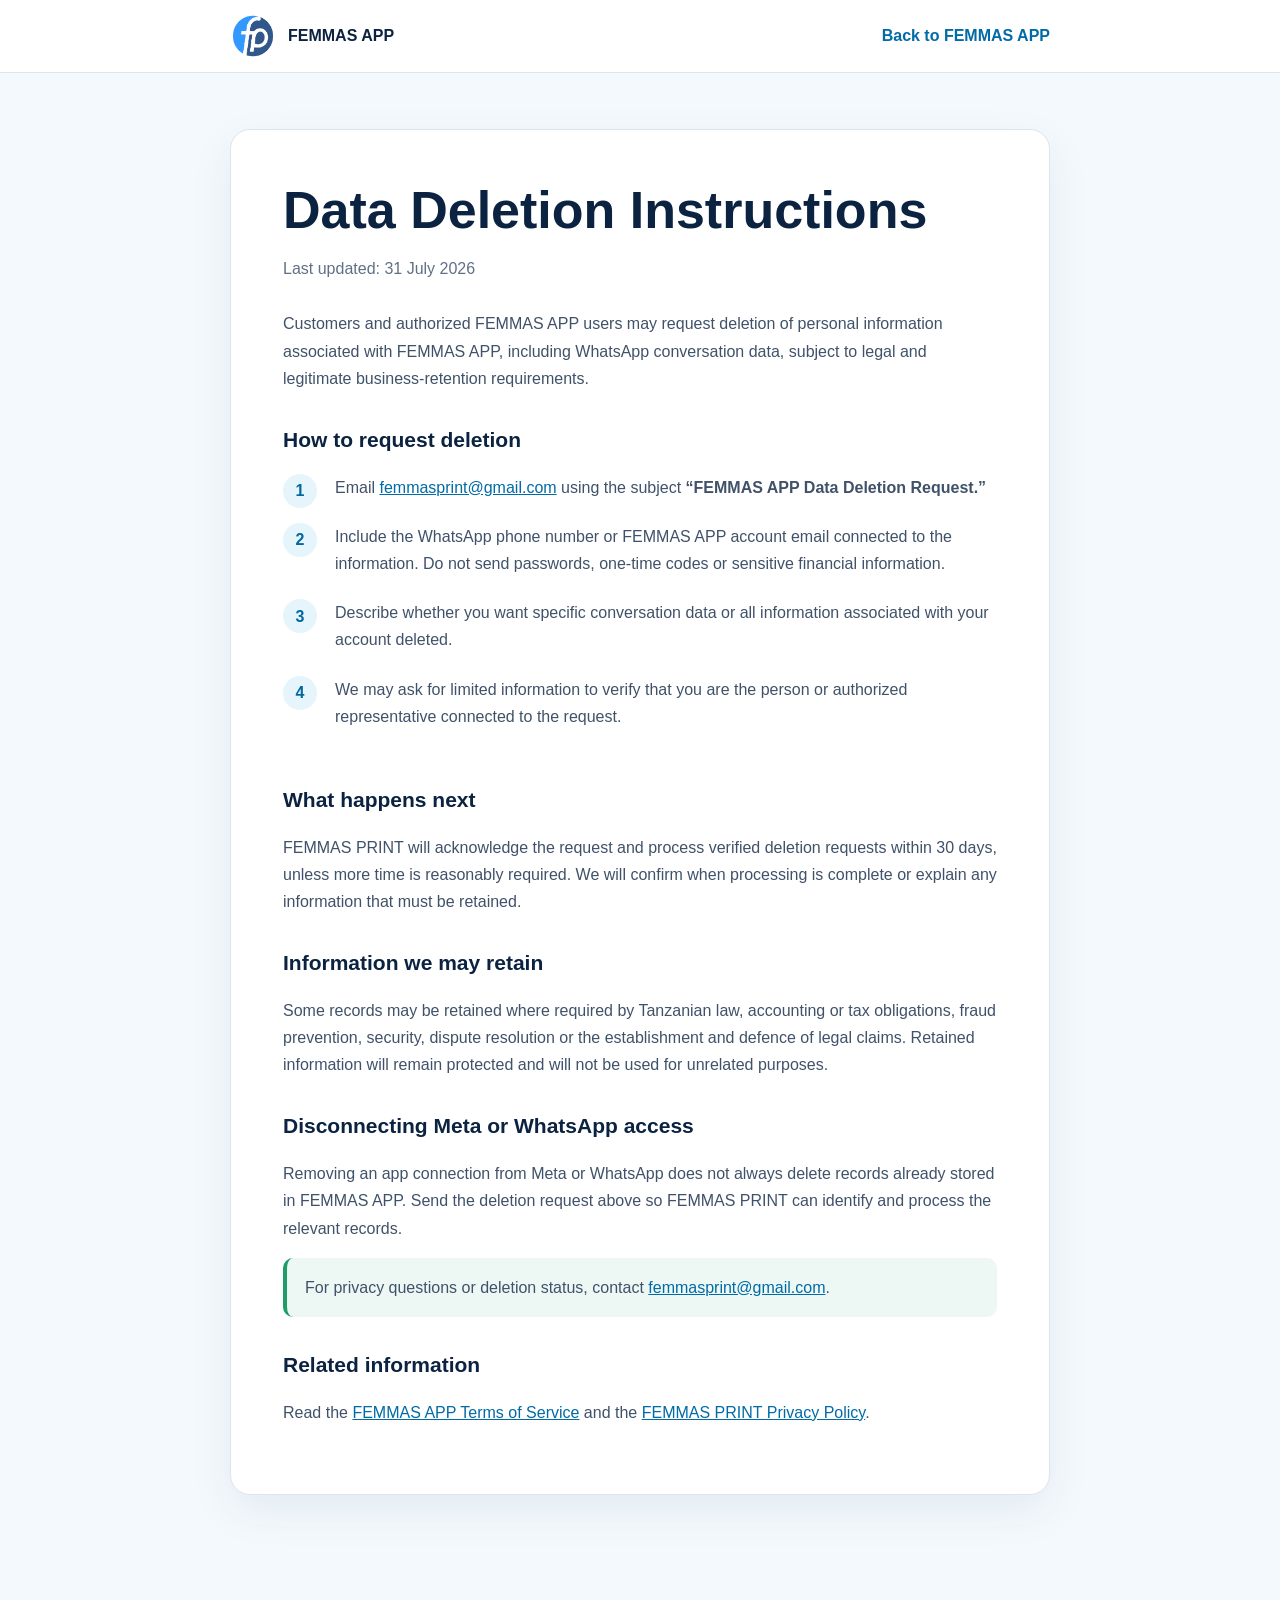
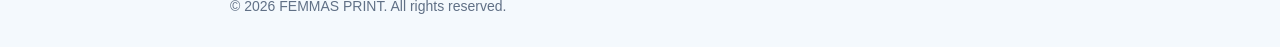
<file: data-deletion.html>
<!doctype html>
<html lang="en">
<head>
  <meta charset="utf-8">
  <meta name="viewport" content="width=device-width, initial-scale=1">
  <meta name="description" content="Instructions for requesting deletion of data associated with FEMMAS APP.">
  <title>Data Deletion Instructions | FEMMAS APP</title>
  <style>
    :root{--navy:#0b2341;--blue:#008ece;--green:#1f9d68;--ink:#17263a;--muted:#607086;--line:#dce5ef;--pale:#f4f9fd}*{box-sizing:border-box}body{margin:0;font:16px/1.7 Arial,sans-serif;color:var(--ink);background:var(--pale)}a{color:#006ba6}.wrap{width:min(820px,calc(100% - 32px));margin:auto}header{background:#fff;border-bottom:1px solid var(--line)}.nav{min-height:72px;display:flex;align-items:center;justify-content:space-between;gap:20px}.brand{display:flex;align-items:center;gap:12px;color:var(--navy);font-weight:800;text-decoration:none}.brand img{width:46px;height:46px;object-fit:contain}.back{font-weight:700;text-decoration:none}main{padding:56px 0 72px}.paper{background:#fff;border:1px solid var(--line);border-radius:20px;padding:clamp(24px,5vw,52px);box-shadow:0 16px 45px rgba(20,52,84,.07)}h1{font-size:clamp(34px,6vw,52px);line-height:1.1;color:var(--navy);margin:0 0 8px}h2{font-size:21px;color:var(--navy);margin:30px 0 8px}p,li{color:#405269}.date{color:var(--muted);margin-bottom:28px}.steps{counter-reset:step;list-style:none;padding:0}.steps li{position:relative;padding:0 0 22px 52px}.steps li:before{counter-increment:step;content:counter(step);position:absolute;left:0;top:0;width:34px;height:34px;border-radius:50%;display:grid;place-items:center;background:#e5f5fb;color:#00679f;font-weight:800}.notice{padding:16px 18px;background:#edf8f4;border-left:4px solid var(--green);border-radius:10px}footer{padding:28px 0;color:var(--muted);font-size:14px}
  </style>
</head>
<body>
  <header><div class="wrap nav"><a class="brand" href="./femmas-app"><img src="./femmas-logo-03-mqrt99vq.png" alt="FEMMAS PRINT logo"><span>FEMMAS APP</span></a><a class="back" href="./femmas-app">Back to FEMMAS APP</a></div></header>
  <main><div class="wrap"><article class="paper">
    <h1>Data Deletion Instructions</h1><p class="date">Last updated: 31 July 2026</p>
    <p>Customers and authorized FEMMAS APP users may request deletion of personal information associated with FEMMAS APP, including WhatsApp conversation data, subject to legal and legitimate business-retention requirements.</p>
    <h2>How to request deletion</h2>
    <ol class="steps">
      <li>Email <a href="mailto:femmasprint@gmail.com?subject=FEMMAS%20APP%20Data%20Deletion%20Request">femmasprint@gmail.com</a> using the subject <strong>“FEMMAS APP Data Deletion Request.”</strong></li>
      <li>Include the WhatsApp phone number or FEMMAS APP account email connected to the information. Do not send passwords, one-time codes or sensitive financial information.</li>
      <li>Describe whether you want specific conversation data or all information associated with your account deleted.</li>
      <li>We may ask for limited information to verify that you are the person or authorized representative connected to the request.</li>
    </ol>
    <h2>What happens next</h2><p>FEMMAS PRINT will acknowledge the request and process verified deletion requests within 30 days, unless more time is reasonably required. We will confirm when processing is complete or explain any information that must be retained.</p>
    <h2>Information we may retain</h2><p>Some records may be retained where required by Tanzanian law, accounting or tax obligations, fraud prevention, security, dispute resolution or the establishment and defence of legal claims. Retained information will remain protected and will not be used for unrelated purposes.</p>
    <h2>Disconnecting Meta or WhatsApp access</h2><p>Removing an app connection from Meta or WhatsApp does not always delete records already stored in FEMMAS APP. Send the deletion request above so FEMMAS PRINT can identify and process the relevant records.</p>
    <p class="notice">For privacy questions or deletion status, contact <a href="mailto:femmasprint@gmail.com">femmasprint@gmail.com</a>.</p>
    <h2>Related information</h2><p>Read the <a href="./terms">FEMMAS APP Terms of Service</a> and the <a href="https://www.femmasprint.com/privacy">FEMMAS PRINT Privacy Policy</a>.</p>
  </article></div></main>
  <footer><div class="wrap">© 2026 FEMMAS PRINT. All rights reserved.</div></footer>
</body></html>
</file>
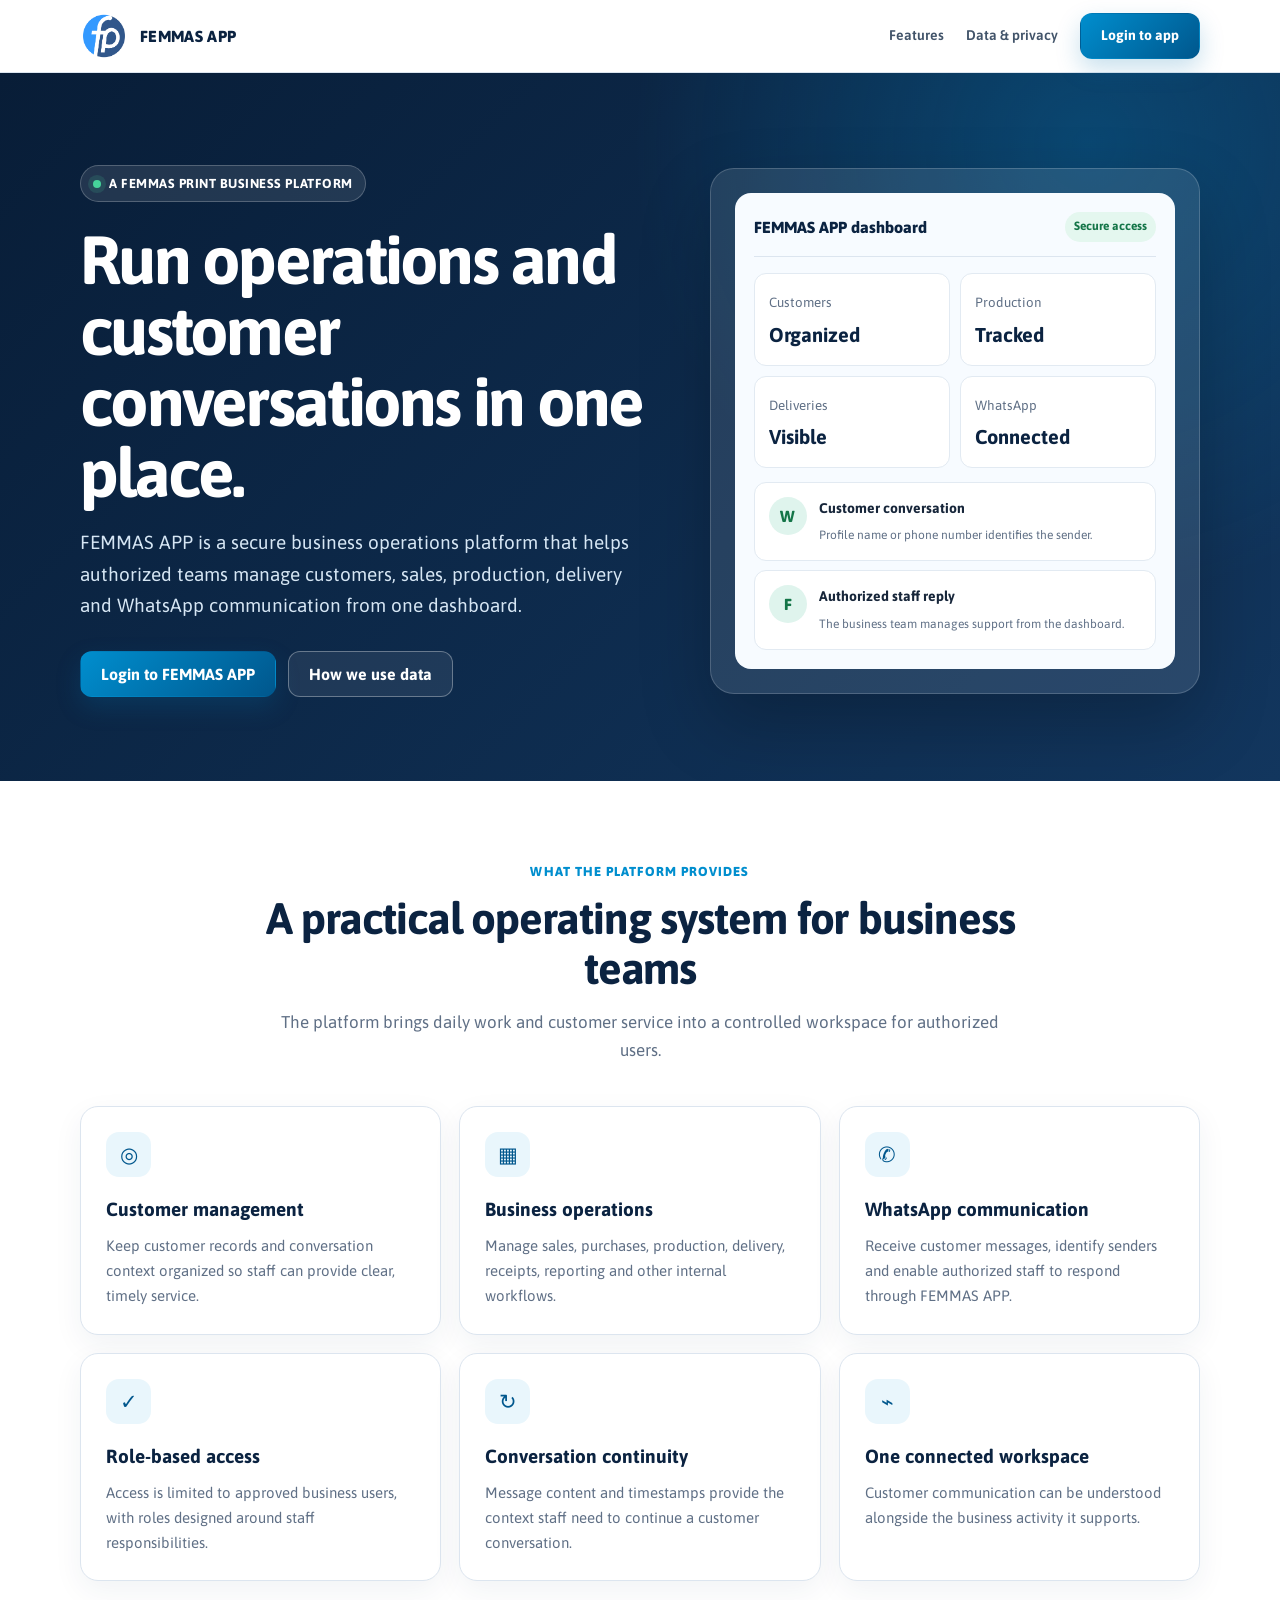
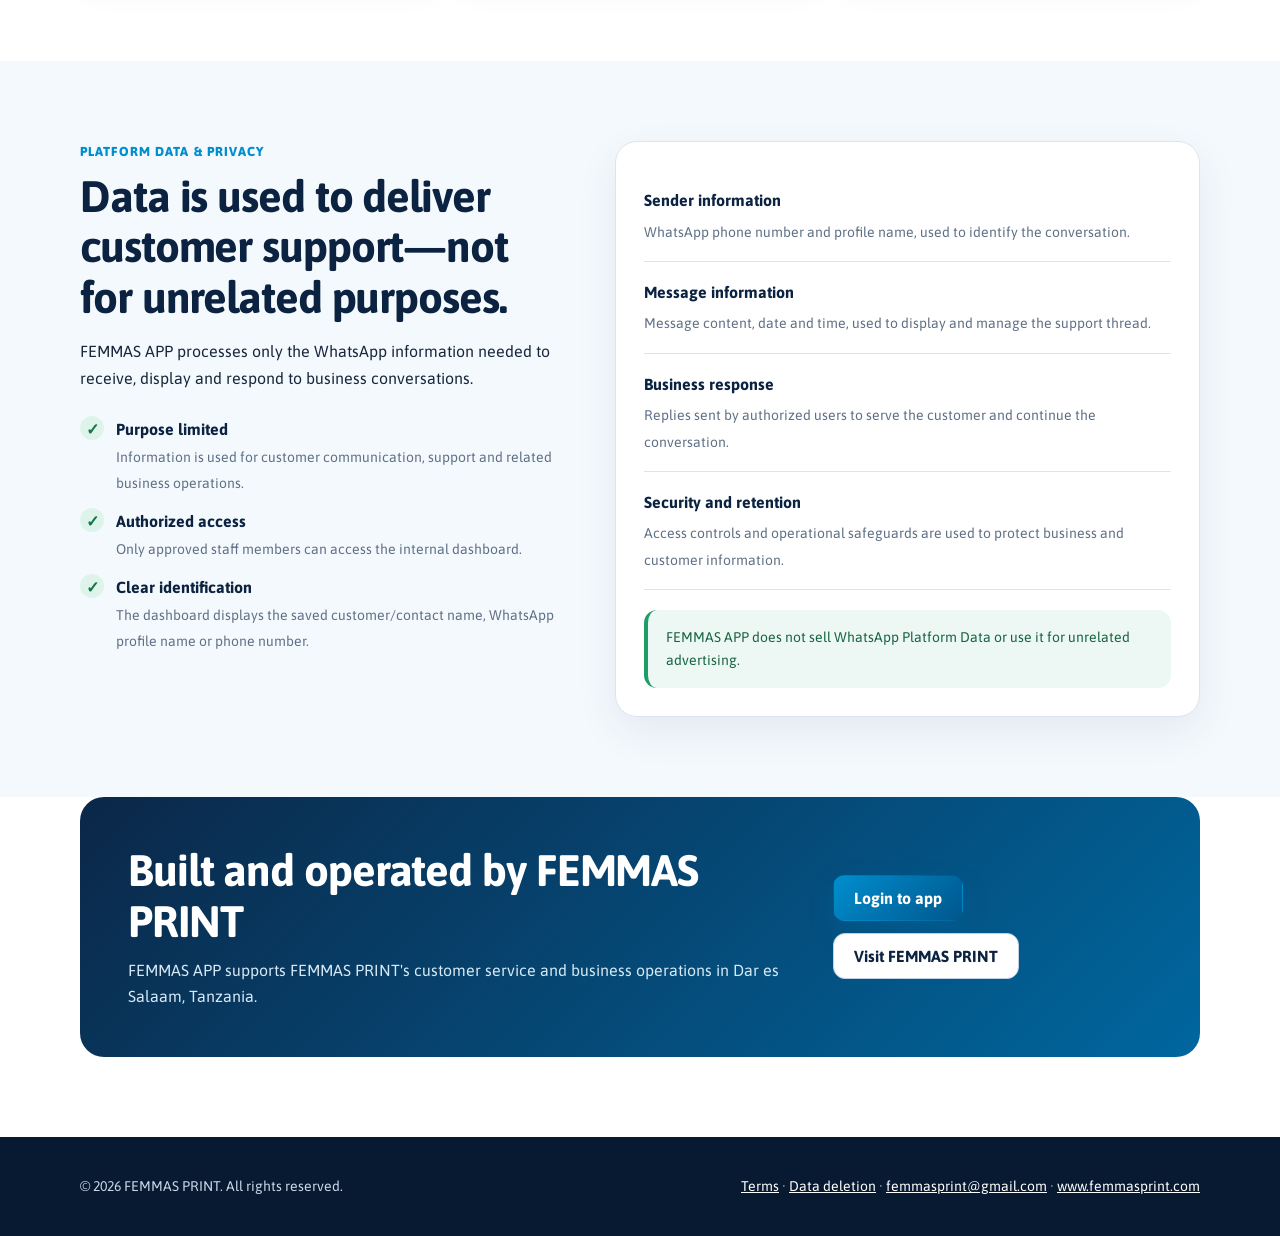
<file: femmas-app.html>
<!doctype html>
<html lang="en">
<head>
  <meta charset="utf-8">
  <meta name="viewport" content="width=device-width, initial-scale=1">
  <meta name="description" content="FEMMAS APP is a secure business operations and WhatsApp customer communication platform by FEMMAS PRINT.">
  <title>FEMMAS APP | Business Operations &amp; WhatsApp Communication</title>
  <link rel="preconnect" href="https://fonts.googleapis.com">
  <link rel="preconnect" href="https://fonts.gstatic.com" crossorigin>
  <link href="https://fonts.googleapis.com/css2?family=Asap:wght@400;500;600;700;800&amp;display=swap" rel="stylesheet">
  <style>
    :root{--navy:#0b2341;--blue:#008ece;--deep:#00578d;--green:#1f9d68;--ink:#17263a;--muted:#607086;--line:#dce5ef;--pale:#f4f9fd;--white:#fff}
    *{box-sizing:border-box}
    html{scroll-behavior:smooth}
    body{margin:0;font-family:Asap,Arial,sans-serif;color:var(--ink);background:var(--white);line-height:1.65}
    a{color:inherit}
    .wrap{width:min(1120px,calc(100% - 40px));margin:auto}
    header{position:sticky;top:0;z-index:20;background:rgba(255,255,255,.96);border-bottom:1px solid var(--line);backdrop-filter:blur(12px)}
    .nav{min-height:72px;display:flex;align-items:center;justify-content:space-between;gap:24px}
    .brand{display:flex;align-items:center;gap:12px;text-decoration:none;font-weight:800;color:var(--navy);letter-spacing:.02em}
    .brand img{width:48px;height:48px;object-fit:contain}
    .navlinks{display:flex;align-items:center;gap:22px;font-size:14px;font-weight:600}
    .navlinks a{text-decoration:none;color:#42546a}
    .button{display:inline-flex;align-items:center;justify-content:center;gap:9px;min-height:46px;padding:0 20px;border-radius:12px;text-decoration:none;font-weight:700;border:1px solid transparent;transition:.2s ease}
    .button.primary{background:linear-gradient(135deg,var(--blue),var(--deep));color:#fff;box-shadow:0 10px 25px rgba(0,114,171,.22)}
    .button.secondary{background:#fff;border-color:#bfd1e2;color:var(--navy)}
    .button:hover{transform:translateY(-1px)}
    .hero{background:radial-gradient(circle at 85% 10%,rgba(0,142,206,.28),transparent 36%),linear-gradient(135deg,#081d37,#12365e);color:#fff;padding:92px 0 84px;overflow:hidden}
    .hero-grid{display:grid;grid-template-columns:1.08fr .92fr;align-items:center;gap:54px}
    .eyebrow{display:inline-flex;align-items:center;gap:8px;padding:7px 12px;border-radius:999px;background:rgba(255,255,255,.1);border:1px solid rgba(255,255,255,.22);font-size:13px;font-weight:700;letter-spacing:.04em;text-transform:uppercase}
    .dot{width:8px;height:8px;background:#46d39a;border-radius:50%;box-shadow:0 0 0 5px rgba(70,211,154,.14)}
    h1{font-size:clamp(42px,6vw,68px);line-height:1.04;margin:22px 0 20px;letter-spacing:-.04em}
    .hero p{font-size:19px;color:#d6e6f4;max-width:690px;margin:0 0 30px}
    .actions{display:flex;flex-wrap:wrap;gap:12px}
    .hero .secondary{background:rgba(255,255,255,.08);border-color:rgba(255,255,255,.32);color:#fff}
    .panel{background:rgba(255,255,255,.1);border:1px solid rgba(255,255,255,.18);border-radius:24px;padding:24px;box-shadow:0 30px 70px rgba(0,0,0,.22)}
    .screen{background:#f7fbff;color:var(--ink);border-radius:16px;padding:19px;min-height:340px}
    .screen-top{display:flex;align-items:center;justify-content:space-between;border-bottom:1px solid var(--line);padding-bottom:14px;margin-bottom:16px}
    .screen-title{font-weight:800;color:var(--navy)}
    .status{font-size:12px;color:#147548;background:#e4f7ef;padding:5px 9px;border-radius:999px;font-weight:700}
    .metrics{display:grid;grid-template-columns:repeat(2,1fr);gap:10px;margin-bottom:14px}
    .metric,.conversation{background:#fff;border:1px solid #e2eaf2;border-radius:12px;padding:14px}
    .metric small{color:var(--muted)}
    .metric strong{display:block;color:var(--navy);font-size:20px;margin-top:3px}
    .conversation{display:flex;gap:12px;align-items:flex-start;margin-top:9px}
    .avatar{width:38px;height:38px;border-radius:50%;display:grid;place-items:center;background:#dff4ed;color:#147548;font-weight:800;flex:0 0 38px}
    .conversation b{display:block;font-size:14px}.conversation span{font-size:12px;color:var(--muted)}
    section{padding:80px 0}
    .section-head{max-width:760px;margin:0 auto 42px;text-align:center}
    .kicker{color:var(--blue);font-weight:800;text-transform:uppercase;letter-spacing:.08em;font-size:13px}
    h2{font-size:clamp(30px,4vw,44px);line-height:1.15;margin:10px 0 14px;color:var(--navy);letter-spacing:-.025em}
    .section-head p{color:var(--muted);font-size:17px;margin:0}
    .cards{display:grid;grid-template-columns:repeat(3,1fr);gap:18px}
    .card{border:1px solid var(--line);border-radius:18px;padding:25px;background:#fff;box-shadow:0 10px 30px rgba(20,52,84,.06)}
    .icon{width:45px;height:45px;border-radius:13px;background:#e9f6fc;color:var(--deep);display:grid;place-items:center;font-size:21px;margin-bottom:17px}
    .card h3{margin:0 0 9px;color:var(--navy);font-size:19px}.card p{margin:0;color:var(--muted);font-size:15px}
    .tint{background:var(--pale)}
    .split{display:grid;grid-template-columns:.9fr 1.1fr;gap:56px;align-items:start}
    .split h2{margin-top:8px}
    .list{display:grid;gap:13px;margin-top:25px}
    .item{display:flex;gap:12px;align-items:flex-start}
    .check{width:24px;height:24px;border-radius:50%;background:#def4eb;color:#147548;display:grid;place-items:center;font-weight:900;flex:0 0 24px}
    .item b{display:block;color:var(--navy)}.item span{color:var(--muted);font-size:14px}
    .data-box{background:#fff;border:1px solid var(--line);border-radius:22px;padding:28px;box-shadow:0 15px 40px rgba(20,52,84,.08)}
    .data-row{padding:17px 0;border-bottom:1px solid var(--line)}.data-row:last-child{border-bottom:0}
    .data-row b{color:var(--navy);display:block;margin-bottom:4px}.data-row span{color:var(--muted);font-size:14px}
    .notice{margin-top:20px;padding:16px 18px;border-radius:13px;background:#edf8f4;color:#176342;border-left:4px solid var(--green);font-size:14px}
    .cta{padding:0 0 80px}.cta-inner{border-radius:24px;padding:48px;background:linear-gradient(135deg,#0b2748,#00679f);color:#fff;display:flex;align-items:center;justify-content:space-between;gap:30px}
    .cta h2{color:#fff;margin:0 0 10px}.cta p{margin:0;color:#d7e9f5;max-width:660px}
    footer{background:#071a31;color:#c9d9e7;padding:38px 0}.foot{display:flex;align-items:center;justify-content:space-between;gap:20px;font-size:14px}.foot a{color:#fff}
    @media(max-width:880px){.hero-grid,.split{grid-template-columns:1fr}.panel{max-width:620px}.cards{grid-template-columns:1fr 1fr}.navlinks>a:not(.button){display:none}.cta-inner{align-items:flex-start;flex-direction:column}}
    @media(max-width:600px){.wrap{width:min(100% - 28px,1120px)}.hero{padding:66px 0}.cards{grid-template-columns:1fr}.metrics{grid-template-columns:1fr}.nav{min-height:64px}.brand span{font-size:14px}.navlinks{gap:8px}.navlinks .button{padding:0 13px;min-height:40px;font-size:13px}.panel{padding:12px}.screen{padding:14px;min-height:0}section{padding:62px 0}.cta-inner{padding:30px 24px}.foot{align-items:flex-start;flex-direction:column}}
  </style>
</head>
<body>
  <header>
    <div class="wrap nav">
      <a class="brand" href="https://www.femmasprint.com/" aria-label="FEMMAS PRINT home">
        <img src="./femmas-logo-03-mqrt99vq.png" alt="FEMMAS PRINT logo">
        <span>FEMMAS APP</span>
      </a>
      <nav class="navlinks" aria-label="Main navigation">
        <a href="#features">Features</a>
        <a href="#data">Data &amp; privacy</a>
        <a class="button primary" href="https://app.femmasprint.com/">Login to app</a>
      </nav>
    </div>
  </header>

  <main>
    <section class="hero">
      <div class="wrap hero-grid">
        <div>
          <div class="eyebrow"><span class="dot"></span> A FEMMAS PRINT business platform</div>
          <h1>Run operations and customer conversations in one place.</h1>
          <p>FEMMAS APP is a secure business operations platform that helps authorized teams manage customers, sales, production, delivery and WhatsApp communication from one dashboard.</p>
          <div class="actions">
            <a class="button primary" href="https://app.femmasprint.com/">Login to FEMMAS APP</a>
            <a class="button secondary" href="#data">How we use data</a>
          </div>
        </div>
        <div class="panel" aria-label="Illustration of the FEMMAS APP dashboard">
          <div class="screen">
            <div class="screen-top"><span class="screen-title">FEMMAS APP dashboard</span><span class="status">Secure access</span></div>
            <div class="metrics">
              <div class="metric"><small>Customers</small><strong>Organized</strong></div>
              <div class="metric"><small>Production</small><strong>Tracked</strong></div>
              <div class="metric"><small>Deliveries</small><strong>Visible</strong></div>
              <div class="metric"><small>WhatsApp</small><strong>Connected</strong></div>
            </div>
            <div class="conversation"><div class="avatar">W</div><div><b>Customer conversation</b><span>Profile name or phone number identifies the sender.</span></div></div>
            <div class="conversation"><div class="avatar">F</div><div><b>Authorized staff reply</b><span>The business team manages support from the dashboard.</span></div></div>
          </div>
        </div>
      </div>
    </section>

    <section id="features">
      <div class="wrap">
        <div class="section-head">
          <div class="kicker">What the platform provides</div>
          <h2>A practical operating system for business teams</h2>
          <p>The platform brings daily work and customer service into a controlled workspace for authorized users.</p>
        </div>
        <div class="cards">
          <article class="card"><div class="icon">◎</div><h3>Customer management</h3><p>Keep customer records and conversation context organized so staff can provide clear, timely service.</p></article>
          <article class="card"><div class="icon">▦</div><h3>Business operations</h3><p>Manage sales, purchases, production, delivery, receipts, reporting and other internal workflows.</p></article>
          <article class="card"><div class="icon">✆</div><h3>WhatsApp communication</h3><p>Receive customer messages, identify senders and enable authorized staff to respond through FEMMAS APP.</p></article>
          <article class="card"><div class="icon">✓</div><h3>Role-based access</h3><p>Access is limited to approved business users, with roles designed around staff responsibilities.</p></article>
          <article class="card"><div class="icon">↻</div><h3>Conversation continuity</h3><p>Message content and timestamps provide the context staff need to continue a customer conversation.</p></article>
          <article class="card"><div class="icon">⌁</div><h3>One connected workspace</h3><p>Customer communication can be understood alongside the business activity it supports.</p></article>
        </div>
      </div>
    </section>

    <section class="tint" id="data">
      <div class="wrap split">
        <div>
          <div class="kicker">Platform data &amp; privacy</div>
          <h2>Data is used to deliver customer support—not for unrelated purposes.</h2>
          <p>FEMMAS APP processes only the WhatsApp information needed to receive, display and respond to business conversations.</p>
          <div class="list">
            <div class="item"><div class="check">✓</div><div><b>Purpose limited</b><span>Information is used for customer communication, support and related business operations.</span></div></div>
            <div class="item"><div class="check">✓</div><div><b>Authorized access</b><span>Only approved staff members can access the internal dashboard.</span></div></div>
            <div class="item"><div class="check">✓</div><div><b>Clear identification</b><span>The dashboard displays the saved customer/contact name, WhatsApp profile name or phone number.</span></div></div>
          </div>
        </div>
        <div class="data-box">
          <div class="data-row"><b>Sender information</b><span>WhatsApp phone number and profile name, used to identify the conversation.</span></div>
          <div class="data-row"><b>Message information</b><span>Message content, date and time, used to display and manage the support thread.</span></div>
          <div class="data-row"><b>Business response</b><span>Replies sent by authorized users to serve the customer and continue the conversation.</span></div>
          <div class="data-row"><b>Security and retention</b><span>Access controls and operational safeguards are used to protect business and customer information.</span></div>
          <div class="notice">FEMMAS APP does not sell WhatsApp Platform Data or use it for unrelated advertising.</div>
        </div>
      </div>
    </section>

    <section class="cta">
      <div class="wrap cta-inner">
        <div><h2>Built and operated by FEMMAS PRINT</h2><p>FEMMAS APP supports FEMMAS PRINT's customer service and business operations in Dar es Salaam, Tanzania.</p></div>
        <div class="actions"><a class="button primary" href="https://app.femmasprint.com/">Login to app</a><a class="button secondary" href="https://www.femmasprint.com/">Visit FEMMAS PRINT</a></div>
      </div>
    </section>
  </main>

  <footer>
    <div class="wrap foot"><span>© 2026 FEMMAS PRINT. All rights reserved.</span><span><a href="./terms">Terms</a> · <a href="./data-deletion">Data deletion</a> · <a href="mailto:femmasprint@gmail.com">femmasprint@gmail.com</a> · <a href="https://www.femmasprint.com/">www.femmasprint.com</a></span></div>
  </footer>
</body>
</html>
</file>
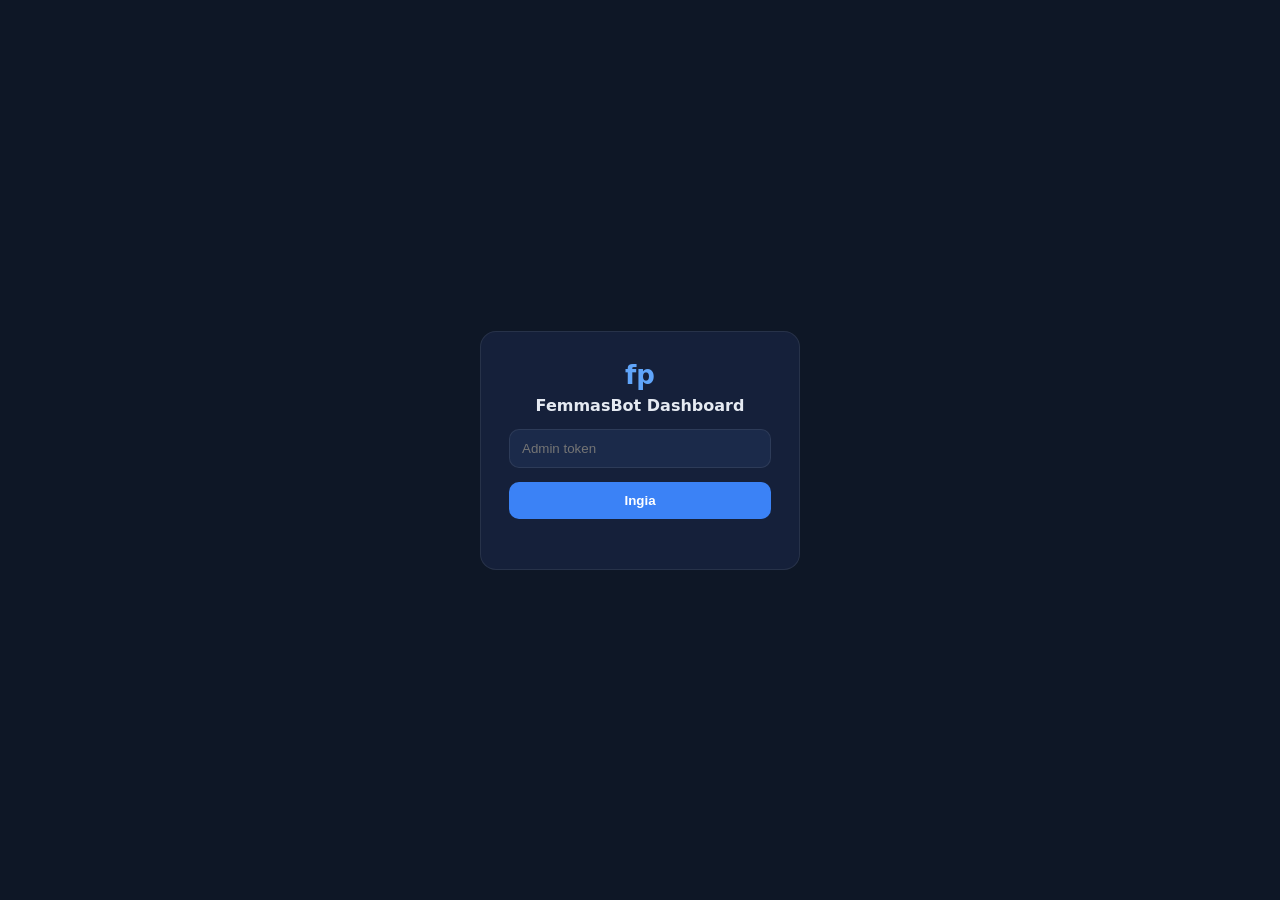
<file: femmasbot.html>
<!DOCTYPE html>
<html lang="sw">
<head>
<meta charset="UTF-8">
<meta name="viewport" content="width=device-width, initial-scale=1.0">
<title>FemmasBot — Dashboard | FEMMAS PRINT</title>
<style>
:root{--bg:#0E1726;--card:#15203A;--card2:#1B2A4A;--primary:#3B82F6;--primary2:#60A5FA;--text:#E5EAF2;--sub:#8CA0BE;--green:#25D366;--amber:#F59E0B;--red:#EF4444;--border:rgba(255,255,255,.08)}
*{box-sizing:border-box;margin:0;padding:0}
body{font-family:system-ui,-apple-system,'Segoe UI',Roboto,sans-serif;background:var(--bg);color:var(--text);min-height:100vh}
header{display:flex;align-items:center;gap:12px;padding:12px 18px;background:var(--card);border-bottom:1px solid var(--border);position:sticky;top:0;z-index:10}
header .logo{width:36px;height:36px;border-radius:50%;background:linear-gradient(135deg,var(--primary),var(--primary2));display:flex;align-items:center;justify-content:center;font-weight:800;color:#fff}
header h1{font-size:16px}
header .health{margin-left:auto;font-size:12px;color:var(--sub);display:flex;align-items:center;gap:6px}
.dot{width:8px;height:8px;border-radius:50%;background:var(--sub)}
.dot.ok{background:var(--green);box-shadow:0 0 6px var(--green)}
.dot.bad{background:var(--red);box-shadow:0 0 6px var(--red)}
.tabs{display:flex;gap:4px;padding:10px 18px 0;background:var(--card);border-bottom:1px solid var(--border)}
.tabs button{background:none;border:none;color:var(--sub);padding:10px 16px;font-size:14px;cursor:pointer;border-bottom:2px solid transparent}
.tabs button.active{color:var(--primary2);border-bottom-color:var(--primary)}
main{padding:16px;max-width:1200px;margin:0 auto}
.stats{display:grid;grid-template-columns:repeat(auto-fit,minmax(150px,1fr));gap:10px;margin-bottom:14px}
.stat{background:var(--card);border:1px solid var(--border);border-radius:12px;padding:12px 14px}
.stat .n{font-size:22px;font-weight:700}
.stat .l{font-size:12px;color:var(--sub)}
.split{display:grid;grid-template-columns:340px 1fr;gap:14px;height:calc(100vh - 250px);min-height:420px}
.list{background:var(--card);border:1px solid var(--border);border-radius:12px;overflow-y:auto}
.conv{padding:12px 14px;border-bottom:1px solid var(--border);cursor:pointer}
.conv:hover,.conv.sel{background:var(--card2)}
.conv .top{display:flex;justify-content:space-between;gap:8px}
.conv .name{font-weight:600;font-size:14px;overflow:hidden;text-overflow:ellipsis;white-space:nowrap}
.conv .time{font-size:11px;color:var(--sub);flex-shrink:0}
.conv .prev{font-size:12px;color:var(--sub);margin-top:3px;overflow:hidden;text-overflow:ellipsis;white-space:nowrap}
.badge{display:inline-block;font-size:10px;padding:2px 8px;border-radius:10px;margin-top:5px;font-weight:600}
.b-BOT_ACTIVE{background:rgba(37,211,102,.15);color:var(--green)}
.b-NEEDS_HUMAN{background:rgba(245,158,11,.18);color:var(--amber)}
.b-HUMAN_ACTIVE{background:rgba(59,130,246,.18);color:var(--primary2)}
.b-CLOSED{background:rgba(140,160,190,.15);color:var(--sub)}
.thread{background:var(--card);border:1px solid var(--border);border-radius:12px;display:flex;flex-direction:column;overflow:hidden}
.thead{padding:10px 14px;border-bottom:1px solid var(--border);display:flex;align-items:center;gap:10px;flex-wrap:wrap}
.thead .who{font-weight:600}
.thead .phone{font-size:12px;color:var(--sub)}
.thead .actions{margin-left:auto;display:flex;gap:6px}
.thead button{font-size:11px;padding:6px 10px;border-radius:8px;border:1px solid var(--border);background:var(--card2);color:var(--text);cursor:pointer}
.thead button:hover{border-color:var(--primary)}
.msgs{flex:1;overflow-y:auto;padding:14px;display:flex;flex-direction:column;gap:8px}
.m{max-width:75%;padding:8px 12px;border-radius:12px;font-size:13px;line-height:1.45;white-space:pre-wrap;word-break:break-word}
.m.in{background:var(--card2);align-self:flex-start;border-bottom-left-radius:4px}
.m.out{background:var(--primary);color:#fff;align-self:flex-end;border-bottom-right-radius:4px}
.m .t{display:block;font-size:10px;opacity:.65;margin-top:3px}
.reply{display:flex;gap:8px;padding:10px;border-top:1px solid var(--border)}
.reply textarea{flex:1;background:var(--card2);border:1px solid var(--border);border-radius:10px;padding:9px 12px;color:var(--text);font-size:13px;resize:none;height:42px;outline:none;font-family:inherit}
.reply button{background:var(--primary);border:none;border-radius:10px;padding:0 18px;color:#fff;font-weight:600;cursor:pointer}
.reply button:disabled{opacity:.5}
table{width:100%;border-collapse:collapse;background:var(--card);border:1px solid var(--border);border-radius:12px;overflow:hidden;font-size:13px}
th,td{padding:10px 12px;text-align:left;border-bottom:1px solid var(--border)}
th{background:var(--card2);color:var(--sub);font-size:11px;text-transform:uppercase;letter-spacing:.05em}
tr:hover td{background:var(--card2)}
.empty{color:var(--sub);text-align:center;padding:40px;font-size:14px}
.hidden{display:none!important}
#login{position:fixed;inset:0;background:var(--bg);display:flex;align-items:center;justify-content:center;z-index:100}
#login .box{background:var(--card);border:1px solid var(--border);border-radius:16px;padding:28px;width:320px;text-align:center}
#login input{width:100%;background:var(--card2);border:1px solid var(--border);border-radius:10px;padding:11px 12px;color:var(--text);margin:14px 0;outline:none}
#login button{width:100%;background:var(--primary);border:none;border-radius:10px;padding:11px;color:#fff;font-weight:600;cursor:pointer}
#login .err{color:var(--red);font-size:12px;margin-top:8px;min-height:14px}
.refresh{background:none;border:1px solid var(--border);color:var(--sub);border-radius:8px;padding:5px 10px;font-size:12px;cursor:pointer;margin-left:8px}
@media(max-width:800px){.split{grid-template-columns:1fr;height:auto}.list{max-height:300px}}
</style>
</head>
<body>

<div id="login">
  <div class="box">
    <div style="font-size:26px;font-weight:800;color:var(--primary2)">fp</div>
    <h2 style="font-size:16px;margin-top:6px">FemmasBot Dashboard</h2>
    <input id="tok" type="password" placeholder="Admin token" autocomplete="off">
    <button onclick="login()">Ingia</button>
    <div class="err" id="loginErr"></div>
  </div>
</div>

<header>
  <div class="logo">fp</div>
  <h1>FemmasBot — Dashboard</h1>
  <div class="health"><span class="dot" id="hdot"></span><span id="htext">inakagua…</span>
    <button class="refresh" onclick="loadAll()">↻ Refresh</button>
    <button class="refresh" onclick="logout()">Toka</button>
  </div>
</header>

<div class="tabs">
  <button class="active" data-tab="inbox" onclick="tab('inbox')">Inbox</button>
  <button data-tab="orders" onclick="tab('orders')">Orders</button>
</div>

<main>
  <div class="stats" id="stats"></div>

  <div id="view-inbox" class="split">
    <div class="list" id="convList"><div class="empty">Inapakia…</div></div>
    <div class="thread">
      <div class="thead" id="thead"><span class="who">Chagua mazungumzo</span></div>
      <div class="msgs" id="msgs"><div class="empty">Chagua mteja kushoto kuona historia</div></div>
      <div class="reply">
        <textarea id="replyBox" placeholder="Andika jibu… (Enter kutuma)" disabled></textarea>
        <button id="sendBtn" onclick="sendReply()" disabled>Tuma</button>
      </div>
    </div>
  </div>

  <div id="view-orders" class="hidden">
    <div style="overflow-x:auto"><table id="ordersTable">
      <thead><tr><th>Tarehe</th><th>Mteja</th><th>Simu</th><th>Huduma</th><th>Qty</th><th>Size</th><th>Deadline</th><th>Mahali</th><th>Bei (hint)</th><th>Status</th></tr></thead>
      <tbody><tr><td colspan="10" class="empty">Inapakia…</td></tr></tbody>
    </table></div>
  </div>
</main>

<script>
var API = "https://femmasbot.vercel.app";
var TOKEN = localStorage.getItem("fb_admin_token") || "";
var current = null;
var convs = [];
var pollTimer = null;

function hdrs(){ return { "Content-Type": "application/json", "x-admin-token": TOKEN }; }

function login(){
  var t = document.getElementById("tok").value.trim();
  if(!t) return;
  fetch(API + "/api/admin-leads", { headers: { "x-admin-token": t } })
    .then(function(r){
      if(r.status === 403 || r.status === 401) throw new Error("Token si sahihi");
      TOKEN = t; localStorage.setItem("fb_admin_token", t);
      document.getElementById("login").classList.add("hidden");
      loadAll();
    })
    .catch(function(e){ document.getElementById("loginErr").textContent = e.message || "Imeshindikana"; });
}
function logout(){ localStorage.removeItem("fb_admin_token"); location.reload(); }

function tab(name){
  document.querySelectorAll(".tabs button").forEach(function(b){ b.classList.toggle("active", b.dataset.tab === name); });
  document.getElementById("view-inbox").classList.toggle("hidden", name !== "inbox");
  document.getElementById("view-orders").classList.toggle("hidden", name !== "orders");
}

function esc(s){ var d = document.createElement("div"); d.textContent = s == null ? "" : String(s); return d.innerHTML; }
function fmtT(iso){ if(!iso) return ""; var d = new Date(iso); return d.toLocaleDateString("sw-TZ",{day:"2-digit",month:"short"}) + " " + d.toLocaleTimeString([],{hour:"2-digit",minute:"2-digit"}); }
function dispName(c){ return c.contact_name || c.profile_name || ("+" + c.phone); }

function loadHealth(){
  fetch(API + "/api/health").then(function(r){ return r.json(); }).then(function(d){
    document.getElementById("hdot").className = "dot " + (d.ok ? "ok" : "bad");
    document.getElementById("htext").textContent = d.ok ? "Bot iko hai" : "Bot ina tatizo";
  }).catch(function(){
    document.getElementById("hdot").className = "dot bad";
    document.getElementById("htext").textContent = "Haipatikani";
  });
}

function loadConvs(){
  return fetch(API + "/api/admin-leads", { headers: hdrs() })
    .then(function(r){ return r.json(); })
    .then(function(d){
      convs = d.conversations || [];
      var el = document.getElementById("convList");
      if(!convs.length){ el.innerHTML = '<div class="empty">Hakuna mazungumzo bado</div>'; return; }
      el.innerHTML = convs.map(function(c){
        return '<div class="conv' + (current === c.phone ? " sel" : "") + '" onclick="openConv(\'' + esc(c.phone) + '\')">' +
          '<div class="top"><span class="name">' + esc(dispName(c)) + '</span><span class="time">' + fmtT(c.last_message_at) + '</span></div>' +
          '<div class="prev">' + (c.direction === "OUTBOUND" ? "↩ " : "") + esc(c.latest_message) + '</div>' +
          '<span class="badge b-' + esc(c.status) + '">' + esc(c.status) + '</span>' +
        '</div>';
      }).join("");
      renderStats();
    });
}

function renderStats(){
  var needs = convs.filter(function(c){ return c.status === "NEEDS_HUMAN"; }).length;
  var human = convs.filter(function(c){ return c.status === "HUMAN_ACTIVE"; }).length;
  var msgs = convs.reduce(function(a,c){ return a + (c.messages || 0); }, 0);
  document.getElementById("stats").innerHTML =
    '<div class="stat"><div class="n">' + convs.length + '</div><div class="l">Mazungumzo</div></div>' +
    '<div class="stat"><div class="n" style="color:var(--amber)">' + needs + '</div><div class="l">Wanahitaji mtu</div></div>' +
    '<div class="stat"><div class="n" style="color:var(--primary2)">' + human + '</div><div class="l">Human active</div></div>' +
    '<div class="stat"><div class="n">' + msgs + '</div><div class="l">Messages jumla</div></div>';
}

function openConv(phone){
  current = phone;
  var c = convs.find(function(x){ return x.phone === phone; }) || { phone: phone, status: "" };
  document.getElementById("thead").innerHTML =
    '<span class="who">' + esc(dispName(c)) + '</span><span class="phone">+' + esc(phone) + '</span>' +
    '<span class="badge b-' + esc(c.status) + '">' + esc(c.status) + '</span>' +
    '<div class="actions">' +
      '<button onclick="setStatus(\'HUMAN_ACTIVE\')">🙋 Nichukue mimi</button>' +
      '<button onclick="setStatus(\'BOT_ACTIVE\')">🤖 Rudisha bot</button>' +
      '<button onclick="setStatus(\'CLOSED\')">✅ Funga</button>' +
    '</div>';
  document.getElementById("replyBox").disabled = false;
  document.getElementById("sendBtn").disabled = false;
  loadMsgs();
  document.querySelectorAll(".conv").forEach(function(el){ el.classList.remove("sel"); });
  loadConvs();
  if(pollTimer) clearInterval(pollTimer);
  pollTimer = setInterval(loadMsgs, 20000);
}

function loadMsgs(){
  if(!current) return;
  fetch(API + "/api/admin-messages?phone=" + encodeURIComponent(current) + "&limit=200", { headers: hdrs() })
    .then(function(r){ return r.json(); })
    .then(function(d){
      var el = document.getElementById("msgs");
      var ms = d.messages || [];
      if(!ms.length){ el.innerHTML = '<div class="empty">Hakuna messages</div>'; return; }
      el.innerHTML = ms.map(function(m){
        var cls = m.direction === "INBOUND" ? "in" : "out";
        return '<div class="m ' + cls + '">' + esc(m.body) + '<span class="t">' + fmtT(m.at) + '</span></div>';
      }).join("");
      el.scrollTop = el.scrollHeight;
    });
}

function sendReply(){
  var box = document.getElementById("replyBox");
  var text = box.value.trim();
  if(!text || !current) return;
  var btn = document.getElementById("sendBtn");
  btn.disabled = true;
  fetch(API + "/api/send-message", { method: "POST", headers: hdrs(), body: JSON.stringify({ to: current, message: text }) })
    .then(function(r){ return r.json(); })
    .then(function(d){
      if(d.ok){ box.value = ""; loadMsgs(); } else { alert("Imeshindikana kutuma"); }
    })
    .catch(function(){ alert("Mtandao una tatizo"); })
    .finally(function(){ btn.disabled = false; });
}
document.getElementById("replyBox").addEventListener("keydown", function(e){
  if(e.key === "Enter" && !e.shiftKey){ e.preventDefault(); sendReply(); }
});

function setStatus(status){
  if(!current) return;
  fetch(API + "/api/admin-session-status", { method: "POST", headers: hdrs(), body: JSON.stringify({ phone: current, status: status }) })
    .then(function(r){ return r.json(); })
    .then(function(){ loadConvs().then(function(){ openConvHeaderRefresh(); }); });
}
function openConvHeaderRefresh(){
  var c = convs.find(function(x){ return x.phone === current; });
  if(c){ var b = document.querySelector("#thead .badge"); if(b){ b.className = "badge b-" + c.status; b.textContent = c.status; } }
}

function loadOrders(){
  fetch(API + "/api/admin-orders?limit=100", { headers: hdrs() })
    .then(function(r){ return r.json(); })
    .then(function(d){
      var tb = document.querySelector("#ordersTable tbody");
      var os = d.orders || [];
      if(!os.length){ tb.innerHTML = '<tr><td colspan="10" class="empty">Hakuna orders bado</td></tr>'; return; }
      tb.innerHTML = os.map(function(o){
        return "<tr><td>" + fmtT(o.at) + "</td><td>" + esc(o.customer_name) + "</td><td>+" + esc(o.phone) +
          "</td><td>" + esc(o.service) + "</td><td>" + esc(o.quantity) + "</td><td>" + esc(o.size) +
          "</td><td>" + esc(o.deadline) + "</td><td>" + esc(o.location) + "</td><td>" + esc(o.price_hint) +
          "</td><td>" + esc(o.status) + "</td></tr>";
      }).join("");
    });
}

function loadAll(){ loadHealth(); loadConvs(); loadOrders(); }

if(TOKEN){
  document.getElementById("login").classList.add("hidden");
  loadAll();
  setInterval(loadConvs, 30000);
  setInterval(loadHealth, 60000);
} else {
  document.getElementById("tok").addEventListener("keydown", function(e){ if(e.key === "Enter") login(); });
}
</script>
</body>
</html>
</file>
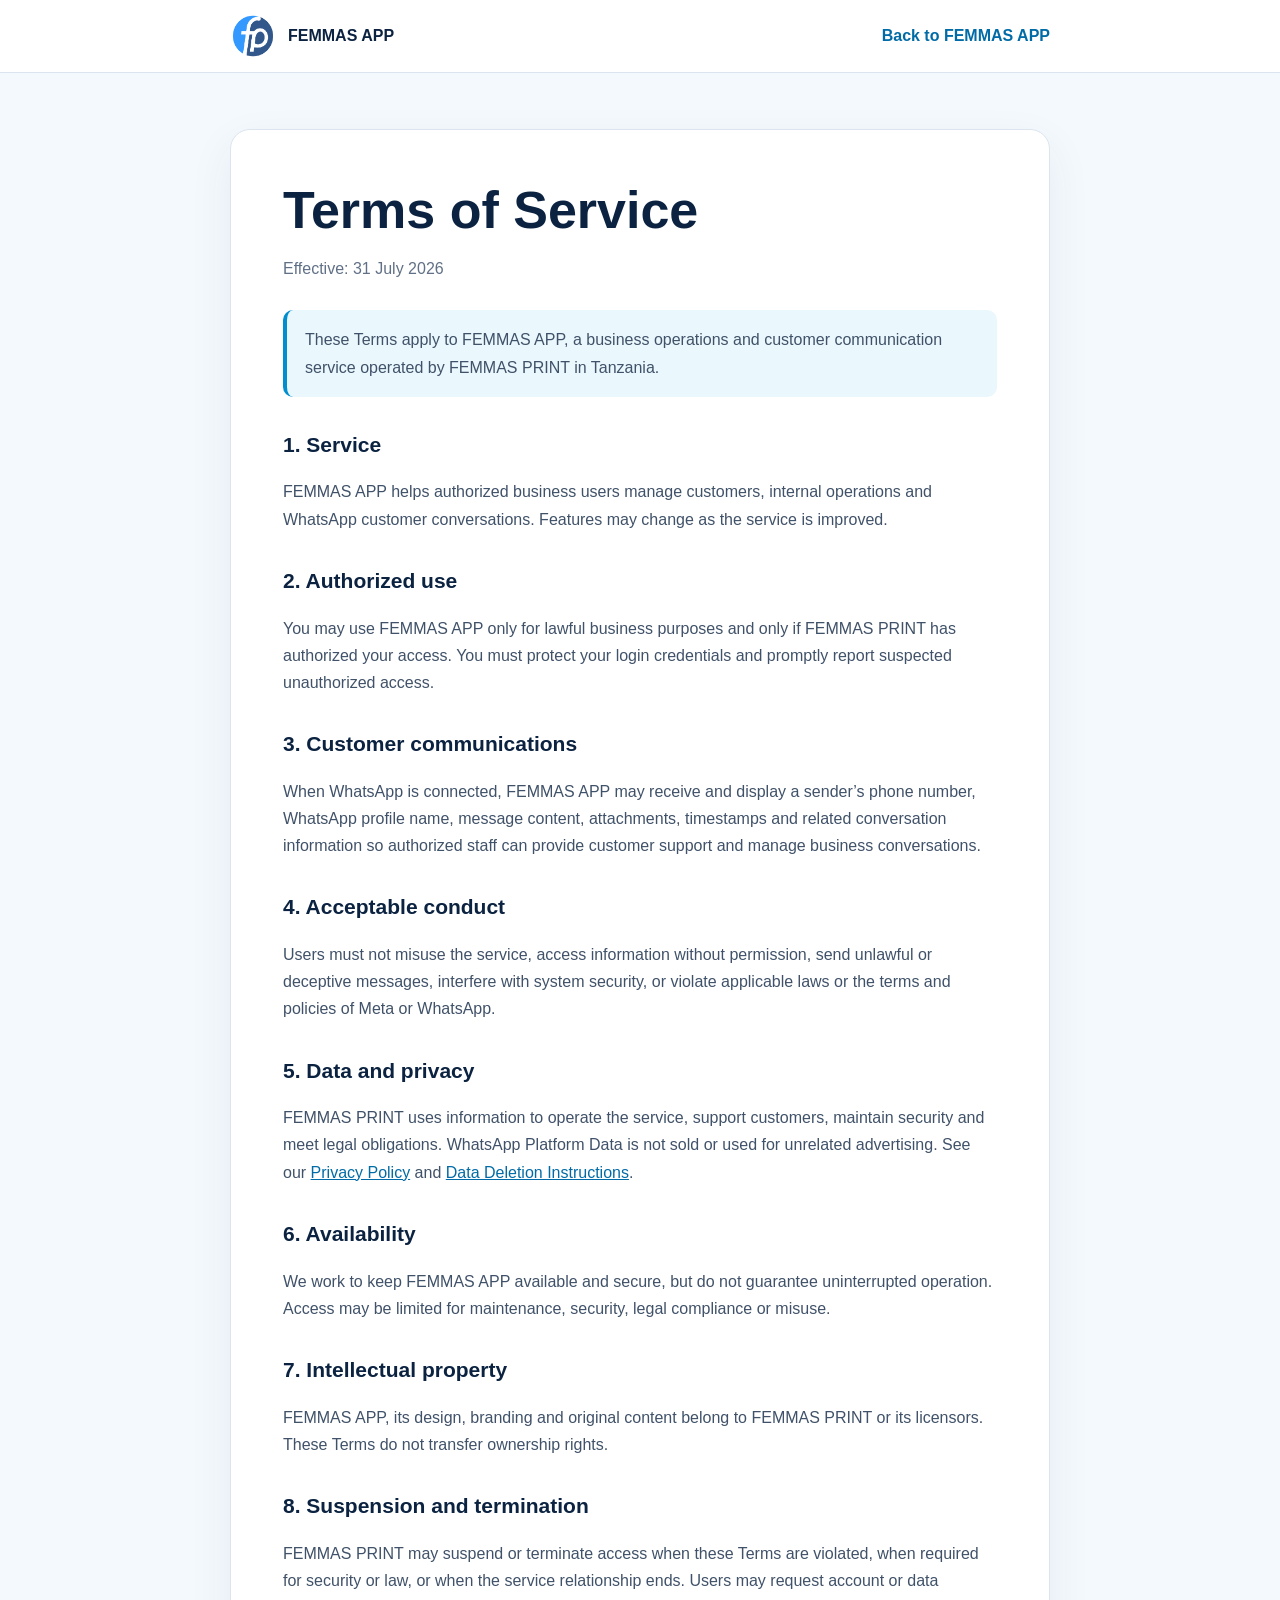
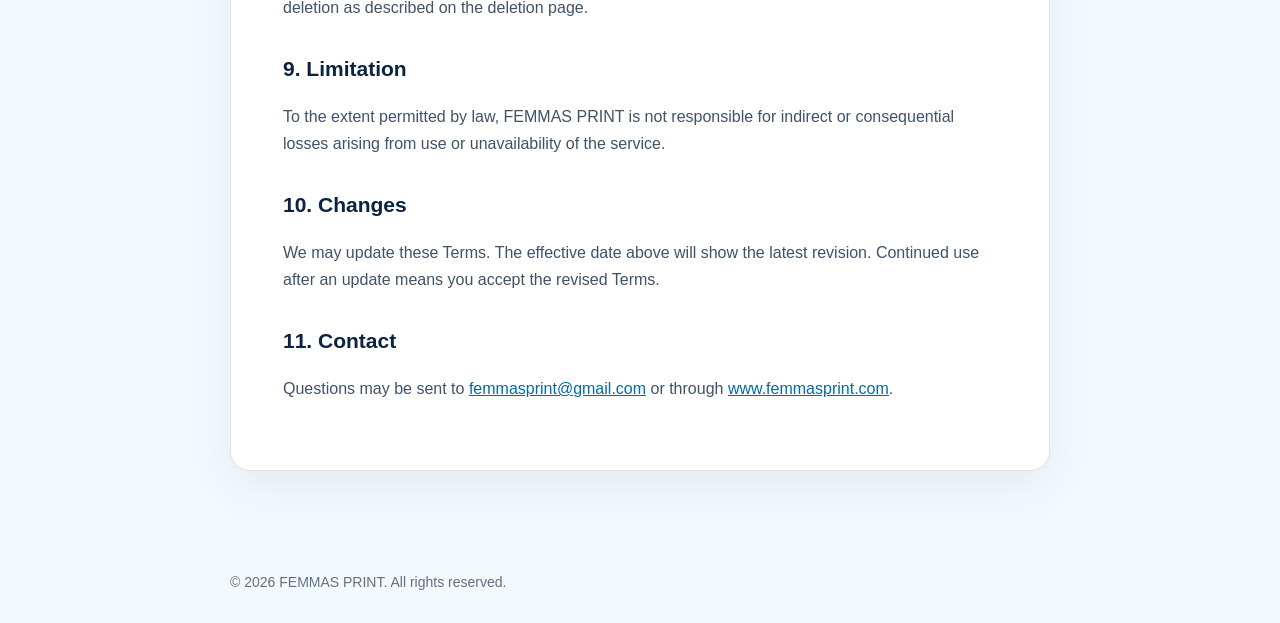
<file: terms.html>
<!doctype html>
<html lang="en">
<head>
  <meta charset="utf-8">
  <meta name="viewport" content="width=device-width, initial-scale=1">
  <meta name="description" content="Terms of Service for FEMMAS APP by FEMMAS PRINT.">
  <title>Terms of Service | FEMMAS APP</title>
  <style>
    :root{--navy:#0b2341;--blue:#008ece;--ink:#17263a;--muted:#607086;--line:#dce5ef;--pale:#f4f9fd}*{box-sizing:border-box}body{margin:0;font:16px/1.7 Arial,sans-serif;color:var(--ink);background:var(--pale)}a{color:#006ba6}.wrap{width:min(820px,calc(100% - 32px));margin:auto}header{background:#fff;border-bottom:1px solid var(--line)}.nav{min-height:72px;display:flex;align-items:center;justify-content:space-between;gap:20px}.brand{display:flex;align-items:center;gap:12px;color:var(--navy);font-weight:800;text-decoration:none}.brand img{width:46px;height:46px;object-fit:contain}.back{font-weight:700;text-decoration:none}main{padding:56px 0 72px}.paper{background:#fff;border:1px solid var(--line);border-radius:20px;padding:clamp(24px,5vw,52px);box-shadow:0 16px 45px rgba(20,52,84,.07)}h1{font-size:clamp(34px,6vw,52px);line-height:1.1;color:var(--navy);margin:0 0 8px}h2{font-size:21px;color:var(--navy);margin:30px 0 8px}p,li{color:#405269}.date{color:var(--muted);margin-bottom:28px}.notice{padding:16px 18px;background:#eaf7fc;border-left:4px solid var(--blue);border-radius:10px}footer{padding:28px 0;color:var(--muted);font-size:14px}
  </style>
</head>
<body>
  <header><div class="wrap nav"><a class="brand" href="./femmas-app"><img src="./femmas-logo-03-mqrt99vq.png" alt="FEMMAS PRINT logo"><span>FEMMAS APP</span></a><a class="back" href="./femmas-app">Back to FEMMAS APP</a></div></header>
  <main><div class="wrap"><article class="paper">
    <h1>Terms of Service</h1><p class="date">Effective: 31 July 2026</p>
    <p class="notice">These Terms apply to FEMMAS APP, a business operations and customer communication service operated by FEMMAS PRINT in Tanzania.</p>
    <h2>1. Service</h2><p>FEMMAS APP helps authorized business users manage customers, internal operations and WhatsApp customer conversations. Features may change as the service is improved.</p>
    <h2>2. Authorized use</h2><p>You may use FEMMAS APP only for lawful business purposes and only if FEMMAS PRINT has authorized your access. You must protect your login credentials and promptly report suspected unauthorized access.</p>
    <h2>3. Customer communications</h2><p>When WhatsApp is connected, FEMMAS APP may receive and display a sender’s phone number, WhatsApp profile name, message content, attachments, timestamps and related conversation information so authorized staff can provide customer support and manage business conversations.</p>
    <h2>4. Acceptable conduct</h2><p>Users must not misuse the service, access information without permission, send unlawful or deceptive messages, interfere with system security, or violate applicable laws or the terms and policies of Meta or WhatsApp.</p>
    <h2>5. Data and privacy</h2><p>FEMMAS PRINT uses information to operate the service, support customers, maintain security and meet legal obligations. WhatsApp Platform Data is not sold or used for unrelated advertising. See our <a href="https://www.femmasprint.com/privacy">Privacy Policy</a> and <a href="./data-deletion">Data Deletion Instructions</a>.</p>
    <h2>6. Availability</h2><p>We work to keep FEMMAS APP available and secure, but do not guarantee uninterrupted operation. Access may be limited for maintenance, security, legal compliance or misuse.</p>
    <h2>7. Intellectual property</h2><p>FEMMAS APP, its design, branding and original content belong to FEMMAS PRINT or its licensors. These Terms do not transfer ownership rights.</p>
    <h2>8. Suspension and termination</h2><p>FEMMAS PRINT may suspend or terminate access when these Terms are violated, when required for security or law, or when the service relationship ends. Users may request account or data deletion as described on the deletion page.</p>
    <h2>9. Limitation</h2><p>To the extent permitted by law, FEMMAS PRINT is not responsible for indirect or consequential losses arising from use or unavailability of the service.</p>
    <h2>10. Changes</h2><p>We may update these Terms. The effective date above will show the latest revision. Continued use after an update means you accept the revised Terms.</p>
    <h2>11. Contact</h2><p>Questions may be sent to <a href="mailto:femmasprint@gmail.com">femmasprint@gmail.com</a> or through <a href="https://www.femmasprint.com/">www.femmasprint.com</a>.</p>
  </article></div></main>
  <footer><div class="wrap">© 2026 FEMMAS PRINT. All rights reserved.</div></footer>
</body></html>
</file>
